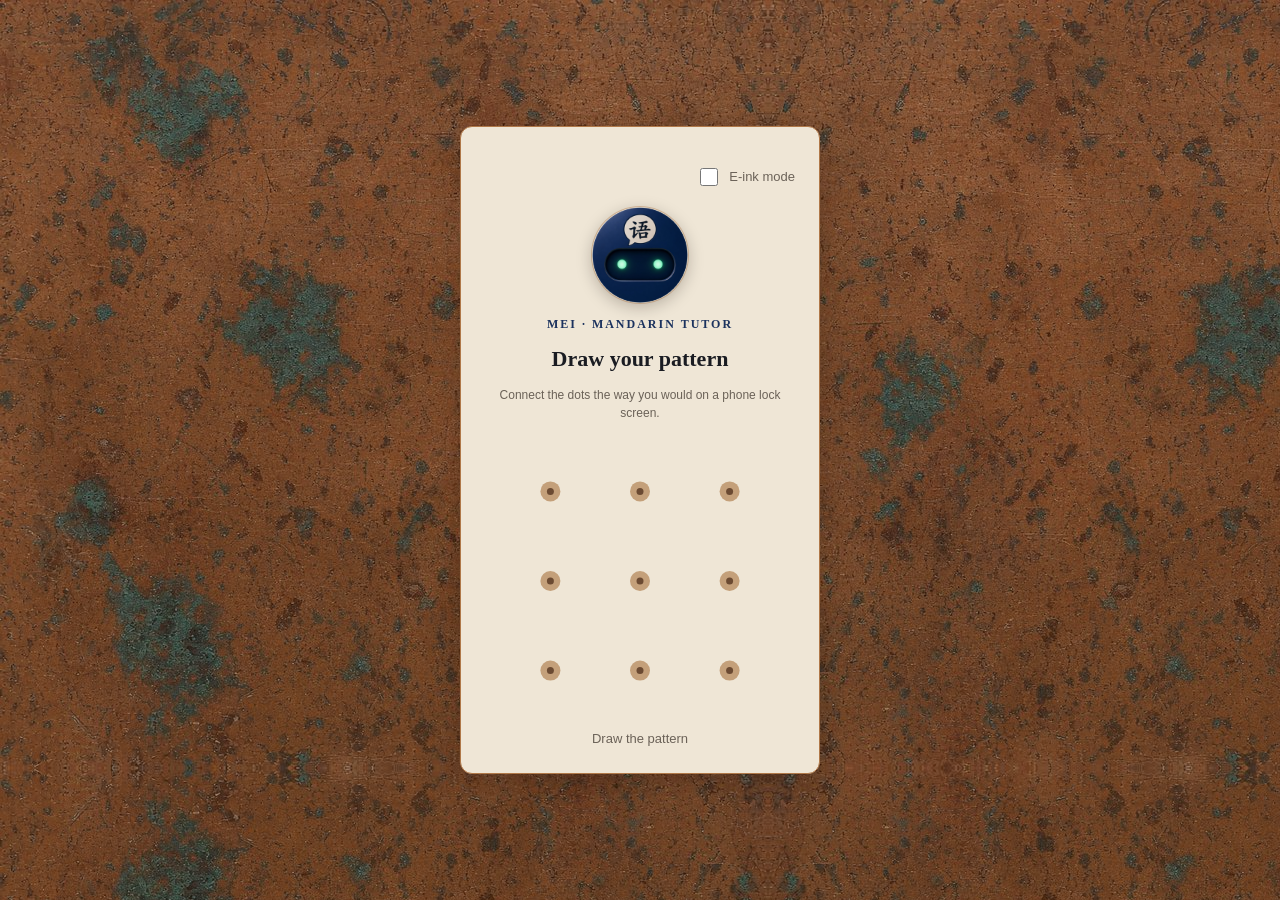
<file: index.html>
<!DOCTYPE html>
<html lang="en">
  <head>
    <meta charset="utf-8">
    <script>
      (function () {
        try {
          var q = new URLSearchParams(location.search).get("eink");
          var on;
          if (q === "1" || q === "true") {
            on = true;
            localStorage.setItem("mandarin-eink-mode", "1");
          } else if (q === "0" || q === "false") {
            on = false;
            localStorage.setItem("mandarin-eink-mode", "0");
          } else {
            on = localStorage.getItem("mandarin-eink-mode") === "1";
          }
          if (on) document.documentElement.classList.add("eink-mode");
        } catch (e) { /* private mode */ }
      })();
    </script>
    <meta name="viewport" content="width=device-width, initial-scale=1">
    <title>Mei · Mandarin Lessons</title>
    <meta name="theme-color" content="#1b325e">
    <meta property="og:title" content="Mei · Mandarin Lessons">
    <meta property="og:description" content="Weekday Mandarin lessons from Mei.">
    <meta property="og:image" content="https://atlas-grok.github.io/mandarin-lessons/assets/og-image.jpg">
    <meta name="twitter:card" content="summary_large_image">
    <link rel="icon" type="image/png" sizes="32x32" href="assets/favicon-32.png">
    <link rel="icon" type="image/png" sizes="64x64" href="assets/favicon-64.png">
    <link rel="apple-touch-icon" sizes="180x180" href="assets/apple-touch-icon.png">
    <link rel="preconnect" href="https://fonts.googleapis.com">
    <link rel="preconnect" href="https://fonts.gstatic.com" crossorigin>
    <link href="https://fonts.googleapis.com/css2?family=Noto+Sans:ital,wght@0,400;0,500;0,600;0,700;1,400&display=swap" rel="stylesheet">
    <link rel="stylesheet" href="assets/style.css?v=8">
    <link rel="stylesheet" href="assets/eink.css?v=1">
  </head>
  <body>
    <div id="lock-screen" hidden>
      <div class="lock-card">
        <div class="eink-header-bar">
          <label class="eink-toggle">
            <input type="checkbox" id="eink-toggle-lock" role="switch" aria-checked="false" aria-label="E-ink mode">
            <span>E-ink mode</span>
          </label>
        </div>
        <img class="lock-logo" src="assets/logo.png" alt="Mei" width="96" height="96">
        <div class="brand">Mei · Mandarin Tutor</div>
        <h1 style="font-size:22px;">Draw your pattern</h1>
        <p class="lock-hint">Connect the dots the way you would on a phone lock screen.</p>
        <div class="lock-canvas-wrap">
          <canvas id="lock-canvas" width="280" height="280" aria-label="Pattern lock"></canvas>
        </div>
        <div id="lock-status" class="lock-status">Draw the pattern</div>
      </div>
    </div>
    <div id="app" class="page" hidden>
      <div class="card">
        <div class="eink-header-bar">
          <label class="eink-toggle">
            <input type="checkbox" id="eink-toggle" role="switch" aria-checked="false" aria-label="E-ink mode">
            <span>E-ink mode</span>
          </label>
        </div>
        <div class="brand-row">
          <img class="brand-logo" src="assets/logo.png" alt="Mei" width="48" height="48">
          <div class="brand">Mei · Mandarin Tutor</div>
        </div>
        <h1>Lessons</h1>
        <p class="meta">Open a lesson, fill in the practice, and submit when you’re ready.</p>
        <div id="index-error" hidden class="error-banner"></div>
        <ul id="lesson-list" class="lesson-list"></ul>
      </div>
      <div class="foot">Mei · Mandarin Tutor</div>
    </div>
    <script src="assets/eink.js"></script>
    <script src="assets/lock.js"></script>
    <script src="assets/report.js"></script>
    <script src="assets/index.js"></script>
  </body>
</html>
</file>
<file: assets/style.css>
/* Patinated-copper theme, sampled from Mei's logo, with cream lesson cards. */
:root {
  --page: #1a120c;
  --card: #efe6d6;
  --line: #b07848;
  --ink: #1a1c22;
  --muted: #6b6258;
  --red: #b91c1c; /* pinyin stays red, same as the lesson email */
  --blue: #1b325e; /* navy from the logo disc */
  --green: #1f7a5a;
  --amber: #c4843a;
  --tip-bg: #f7efd8;
  --pattern-bg: #e6edf6;
  --tone-bg: #f8ebe6;
  --note-bg: #e7f3ed;
  --white: #f7f1e6;
  --navy: #1b325e;
  --navy-deep: #0e1a36;
  --copper: #b07848;
  --copper-dark: #8a5a32;
  --mint: #4cf0a0;
  --mint-soft: #a7f7d2;
  --verdigris: #2f8f7a;
}

* { box-sizing: border-box; }

html, body {
  margin: 0;
  padding: 0;
  color: var(--ink);
  font-family: Georgia, "Times New Roman", serif;
  font-size: 16px;
  line-height: 1.55;
  -webkit-text-size-adjust: 100%;
}

/* Fallback color on html. Body stays transparent so the fixed
   ::before plate (z-index: -1) can show through. */
html { background-color: var(--page); }
body { background: transparent; min-height: 100vh; }

/* Fixed copper plate + soft navy-to-umber overlay. A pseudo-element
   avoids background-attachment:fixed bugs on mobile. The copper
   texture is a 1536×1536 seamless mirror-tile, drawn at native
   size and repeated so it is never upscaled. */
body::before {
  content: "";
  position: fixed;
  inset: 0;
  z-index: -1;
  pointer-events: none;
  background-color: var(--page);
  background-image:
    linear-gradient(180deg, rgba(14, 16, 32, 0.32), rgba(22, 12, 8, 0.42)),
    url("bg-copper-tile.jpg?v=1");
  background-position: 0 0;
  background-size: 1536px 1536px;
  background-repeat: repeat;
}

.page {
  width: 100%;
  min-height: 100vh;
  padding: 24px 12px;
}

.card {
  max-width: 640px;
  margin: 0 auto;
  background: var(--card);
  border: 1px solid var(--line);
  border-radius: 12px;
  padding: 28px;
  box-shadow: 0 8px 28px rgba(20, 10, 6, 0.28);
}

.brand {
  font-size: 12px;
  letter-spacing: 2px;
  text-transform: uppercase;
  color: var(--navy);
  font-weight: bold;
  font-family: Georgia, "Times New Roman", serif;
}

.brand-row {
  display: flex;
  align-items: center;
  gap: 12px;
}

.brand-logo {
  width: 48px;
  height: 48px;
  flex: 0 0 48px;
  border-radius: 50%;
  display: block;
  box-shadow: 0 0 0 1px rgba(176, 120, 72, 0.35);
}

.lock-logo {
  width: 96px;
  height: 96px;
  border-radius: 50%;
  display: block;
  margin: 0 auto 12px;
  box-shadow: 0 0 0 1px rgba(176, 120, 72, 0.4), 0 4px 16px rgba(20, 10, 6, 0.25);
}

.lesson-id {
  font-family: Arial, sans-serif;
  font-size: 12px;
  line-height: 1.4;
  color: var(--ink);
  margin-top: 8px;
}

h1 {
  font-family: Georgia, serif;
  font-size: 26px;
  color: var(--ink);
  margin: 8px 0 2px 0;
  font-weight: bold;
}

.title-py {
  font-size: 18px;
  color: var(--red);
  font-style: italic;
  font-weight: bold;
}

.meta, .auditory {
  font-family: Arial, sans-serif;
  font-size: 13px;
  color: var(--muted);
  margin-top: 6px;
}

.auditory { margin-top: 2px; }

h2, .h2 {
  font-family: Georgia, serif;
  font-size: 20px;
  color: var(--navy);
  margin: 22px 0 10px 0;
  border-bottom: 2px solid var(--line);
  padding-bottom: 4px;
  font-weight: bold;
}

h2.practice, .h2.practice { color: var(--blue); font-size: 22px; }
h2.teach { font-size: 22px; }
h3, .h3 {
  font-family: Georgia, serif;
  font-size: 17px;
  color: var(--blue);
  margin: 18px 0 8px 0;
  border-bottom: 2px solid var(--line);
  padding-bottom: 4px;
  font-weight: bold;
}
h2.block-h, .block-h {
  font-size: 18px;
  color: var(--navy);
}

.pair { font-size: 16px; }
.pair-lg { font-size: 18px; }
.pair-sm { font-size: 15px; }
.en { color: var(--ink); font-weight: bold; }
.bar { color: var(--muted); }
.py { color: var(--red); font-style: italic; font-weight: bold; }

.bilingual p { margin: 0 0 4px 0; color: var(--ink); }
.bilingual p.py-line { margin: 0 0 14px 0; color: var(--red); font-style: italic; font-weight: normal; }
.bilingual p.solo { margin: 0 0 14px 0; }

.box {
  border-left: 4px solid var(--green);
  background: var(--note-bg);
  padding: 12px 16px;
  margin: 12px 0;
  border-radius: 0 8px 8px 0;
}
.box.tip, .box.bonus { border-left-color: var(--amber); background: var(--tip-bg); }
.box.pattern { border-left-color: var(--blue); background: var(--pattern-bg); }
.box.tone { border-left-color: var(--red); background: var(--tone-bg); }
.box.note { border-left-color: var(--green); background: var(--note-bg); }
.box.info { border-left-color: var(--blue); background: var(--pattern-bg); }
.box.success { border-left-color: var(--green); background: var(--note-bg); }
.box.warn { border-left-color: var(--amber); background: var(--tip-bg); }
.box .boxtitle { font-weight: bold; margin-bottom: 6px; }

.vocab {
  background: var(--white);
  border: 1px solid var(--line);
  border-left: 4px solid var(--red);
  border-radius: 0 8px 8px 0;
  padding: 12px 16px;
  margin: 10px 0;
}
.vocab .notes { font-size: 14px; margin-top: 6px; }

.example { margin: 8px 0; }
.ex-n { color: var(--muted); font-weight: bold; }

.review {
  width: 100%;
  border-collapse: collapse;
  background: var(--white);
  border: 1px solid var(--line);
  margin: 10px 0;
}
.review td {
  padding: 10px 8px;
  border-bottom: 1px solid var(--line);
  vertical-align: middle;
}
.review td.tip { font-size: 13px; color: #6b7280; }
/* Class "listen" is also on the cell (wrapping the button). Keep cell
   styles here so button.listen rules never leak onto the <td>. */
.review td.listen {
  text-align: right;
  white-space: nowrap;
  vertical-align: middle;
  background: none;
  color: inherit;
  font: inherit;
  padding: 8px 8px 6px;
  border-radius: 0;
  margin: 0;
  border: 0;
  border-bottom: 1px solid var(--line);
  box-shadow: none;
  cursor: default;
  line-height: inherit;
  width: 1%;
  height: auto;
}

/* Hidden SVG filter defs (injected by lesson.js). Must stay in the
   document (not display:none) so url(#listen-outline) resolves. */
.listen-filters {
  position: absolute;
  width: 0;
  height: 0;
  overflow: hidden;
  pointer-events: none;
}
#listen-outline feFlood { flood-color: var(--copper); }
#listen-outline-mint feFlood { flood-color: var(--mint); }

/* Mei speech-bubble play control. Small avatar at the bottom-left;
   navy bubble above and to the right. The comma tail is an inline
   SVG that overlaps the bubble so they read as one cohesive shape.
   A 1px outline is painted with feMorphology on the combined
   alpha; the playing glow is a drop-shadow on the same wrapper so
   it follows bubble+tail, not the rectangular box. */
button.listen {
  position: relative;
  display: flex;
  flex-direction: column;
  align-items: flex-start;
  width: fit-content;
  max-width: 100%;
  height: auto;
  margin: 10px 0 4px 0;
  padding: 0 0 15px 0; /* with .listen-shape padding, 28px below the bubble for the 20px avatar */
  border: 0;
  background: none;
  color: inherit;
  font: inherit;
  line-height: 1;
  box-shadow: none;
  border-radius: 0;
  cursor: pointer;
  text-align: left;
  overflow: visible;
  -webkit-appearance: none;
  appearance: none;
}
.review td.listen button.listen {
  display: inline-flex;
  margin: 0;
  vertical-align: middle;
  padding-bottom: 11px; /* with compact shape padding, 22px below the bubble for the 16px avatar */
}
.listen-shape {
  position: relative;
  display: block;
  width: fit-content;
  max-width: 100%;
  padding: 0 0 13px 0; /* room for the tail, so the filter box includes it */
  overflow: visible;
  filter: url(#listen-outline) drop-shadow(0 1px 0.5px rgba(26, 18, 12, 0.18));
}
.listen-avatar {
  position: absolute;
  left: 0;
  bottom: 0;
  width: 20px;
  height: 20px;
  border-radius: 50%;
  display: block;
  object-fit: cover;
  background: var(--navy);
  box-shadow: 0 0 0 1.5px var(--copper);
  z-index: 2;
}
.review td.listen .listen-avatar {
  width: 16px;
  height: 16px;
  box-shadow: 0 0 0 1px var(--copper);
}
.listen-bubble {
  position: relative;
  display: inline-flex;
  align-items: center;
  gap: 6px;
  min-height: 28px;
  max-width: 100%;
  margin-left: 22px;
  padding: 5px 12px 5px 10px;
  background: var(--navy);
  color: var(--white);
  border: 0;
  border-radius: 16px;
  font-family: Georgia, "Times New Roman", serif;
  font-size: 14px;
  line-height: 1.3;
  z-index: 1;
}
/* Comma tail: same navy fill as the bubble, overlapping the
   bottom-left so there is no seam. It grows out of the bubble and
   points down-left toward the avatar, stopping short of the face. */
.listen-tail {
  position: absolute;
  left: 14px; /* margin-left 22px - 8px viewBox inset */
  bottom: 0;
  width: 36px;
  height: 20px;
  overflow: visible;
  pointer-events: none;
  fill: var(--navy);
  z-index: 0;
}
.listen-text {
  color: var(--white);
  font-style: italic;
  font-weight: bold;
  white-space: normal;
  overflow-wrap: break-word;
  word-wrap: break-word;
}
button.listen.compact .listen-shape { padding-bottom: 11px; }
button.listen.compact .listen-bubble {
  margin-left: 18px;
  padding: 4px 9px;
  min-height: 24px;
  min-width: 24px;
  justify-content: center;
  border-radius: 14px;
}
button.listen.compact .listen-tail {
  left: 11px;
  width: 30px;
  height: 16px;
}
.listen-icon {
  position: relative;
  display: inline-flex;
  align-items: center;
  justify-content: center;
  width: 14px;
  height: 14px;
  flex: 0 0 14px;
  color: var(--white);
}
.listen-ico { display: block; }
.listen-ico-wave { display: none; }
button.listen.playing .listen-ico-play { display: none; }
button.listen.playing .listen-ico-wave { display: block; }
button.listen.playing .listen-ico-wave .w1,
button.listen.playing .listen-ico-wave .w2,
button.listen.playing .listen-ico-wave .w3 {
  transform-box: fill-box;
  transform-origin: center bottom;
  animation: listen-bar 0.9s ease-in-out infinite;
}
button.listen.playing .listen-ico-wave .w2 { animation-delay: 0.15s; }
button.listen.playing .listen-ico-wave .w3 { animation-delay: 0.3s; }
@keyframes listen-bar {
  0%, 100% { transform: scaleY(0.55); }
  50% { transform: scaleY(1); }
}
button.listen:hover .listen-bubble,
button.listen:focus-visible .listen-bubble {
  background: #243e70;
}
button.listen:hover .listen-tail,
button.listen:focus-visible .listen-tail {
  fill: #243e70;
}
button.listen:focus { outline: none; }
button.listen:focus-visible .listen-shape {
  filter: url(#listen-outline-mint) drop-shadow(0 0 6px rgba(76, 240, 160, 0.45));
}
button.listen.playing .listen-avatar {
  box-shadow: 0 0 0 1.5px var(--mint), 0 0 8px rgba(76, 240, 160, 0.55);
}
button.listen.playing .listen-shape {
  filter: url(#listen-outline-mint) drop-shadow(0 0 6px rgba(76, 240, 160, 0.55));
  animation: listen-pulse 1.4s ease-in-out infinite;
}
@keyframes listen-pulse {
  0%, 100% { filter: url(#listen-outline-mint) drop-shadow(0 0 4px rgba(76, 240, 160, 0.4)); }
  50% { filter: url(#listen-outline-mint) drop-shadow(0 0 10px rgba(76, 240, 160, 0.85)); }
}
button.listen[disabled] { opacity: 0.5; cursor: default; }

.options-line { font-size: 14px; color: #6b7280; margin: 4px 0 8px 0; }

.item { margin: 16px 0 22px 0; }
.item-prompt { margin-bottom: 6px; }
.item-n { color: var(--blue); font-weight: bold; }
.unscramble {
  font-family: "Courier New", monospace;
  background: #f3f4f6;
  padding: 6px 10px;
  border-radius: 4px;
  margin-top: 6px;
  font-size: 14px;
}
.hint {
  font-size: 13px;
  color: var(--muted);
  font-style: italic;
  margin-top: 4px;
}

.answer-box {
  border: 2px dashed #93c5fd;
  background: #f8fbff;
  border-radius: 6px;
  padding: 10px 12px;
  margin: 6px 0 4px 0;
  font-family: Arial, sans-serif;
}
.answer-box label {
  display: block;
  font-size: 12px;
  color: var(--muted);
  margin-bottom: 6px;
}
.answer-box input,
.answer-box textarea {
  width: 100%;
  font-family: Georgia, "Times New Roman", serif;
  font-size: 16px; /* avoid iOS zoom */
  line-height: 1.4;
  color: var(--ink);
  border: 1px solid #bfdbfe;
  border-radius: 4px;
  padding: 8px 10px;
  background: #ffffff;
  -webkit-appearance: none;
  appearance: none;
}
.answer-box textarea { min-height: 56px; resize: vertical; }
.answer-box input:focus,
.answer-box textarea:focus {
  outline: 2px solid #93c5fd;
  outline-offset: 1px;
}

.item.correct .answer-box { border-color: #86efac; background: #f0fdf4; }
.item.partial .answer-box { border-color: #fcd34d; background: var(--tip-bg); }
.item.wrong .answer-box { border-color: #fca5a5; background: var(--tone-bg); }
.item.skipped .answer-box { border-color: #d1d5db; background: #f9fafb; }

.item-feedback {
  font-family: Arial, sans-serif;
  font-size: 13px;
  margin-top: 4px;
}
.item-feedback.correct { color: var(--green); }
.item-feedback.partial { color: #92400e; }
.item-feedback.wrong { color: var(--red); }
.item-feedback.skipped { color: #6b7280; }

.recorder {
  font-family: Arial, sans-serif;
  margin-top: 8px;
  padding: 10px 12px;
  border: 2px dashed #f1e5d1;
  border-radius: 6px;
  background: #fffdf8;
}
.recorder .row { display: flex; flex-wrap: wrap; gap: 8px; align-items: center; }
.rec-btn {
  font-family: Arial, sans-serif;
  font-size: 13px;
  font-weight: bold;
  border: 0;
  border-radius: 999px;
  padding: 8px 14px;
  cursor: pointer;
  background: var(--navy);
  color: #fff;
}
.rec-btn.secondary { background: var(--copper-dark); }
.rec-btn:disabled { opacity: 0.45; cursor: default; }
.rec-btn[aria-pressed="true"], .rec-btn.recording {
  background: var(--verdigris);
  box-shadow: 0 0 0 1px var(--mint), 0 0 12px rgba(76, 240, 160, 0.65);
  color: #042016;
}
.rec-timer { font-size: 13px; color: var(--ink); min-width: 4ch; }
.rec-status { font-size: 12px; color: var(--muted); margin-top: 4px; }
.recorder audio { width: 100%; margin-top: 8px; }

.submit-row {
  margin: 28px 0 8px 0;
  display: flex;
  flex-wrap: wrap;
  gap: 10px;
  align-items: center;
}
.primary {
  font-family: Arial, sans-serif;
  font-size: 16px;
  font-weight: bold;
  background: var(--navy);
  color: #fff;
  border: 0;
  border-radius: 8px;
  padding: 12px 22px;
  cursor: pointer;
}
.primary:hover, .primary:focus {
  filter: brightness(1.08);
  box-shadow: 0 0 0 1px var(--mint), 0 0 10px rgba(76, 240, 160, 0.45);
}
.primary:disabled { opacity: 0.5; cursor: default; box-shadow: none; }
.linkish {
  font-family: Arial, sans-serif;
  font-size: 14px;
  background: none;
  border: 0;
  color: var(--blue);
  text-decoration: underline;
  cursor: pointer;
  padding: 8px;
}

.results {
  margin: 18px 0;
  padding: 14px 16px;
  border-radius: 0 8px 8px 0;
  border-left: 4px solid var(--blue);
  background: var(--pattern-bg);
  font-family: Arial, sans-serif;
}
.results h2 { margin-top: 0; border: 0; padding: 0; font-size: 20px; color: var(--ink); }
.results .tally { color: var(--ink); margin: 6px 0 10px 0; }
.submit-msg { font-family: Arial, sans-serif; font-size: 14px; margin-top: 8px; }
.submit-msg.error { color: var(--red); }
.submit-msg.ok { color: var(--green); }

.closing { margin-top: 24px; border-top: 1px solid var(--line); padding-top: 14px; }
.signoff {
  color: var(--red);
  font-weight: bold;
  font-size: 18px;
  text-align: right;
  margin-top: 8px;
}
.foot {
  font-family: Arial, sans-serif;
  font-size: 11px;
  color: #d4c4a8;
  text-align: center;
  padding-top: 12px;
}

/* Index */
.lesson-list { list-style: none; margin: 16px 0 0 0; padding: 0; }
.lesson-list a {
  display: block;
  text-decoration: none;
  color: inherit;
  padding: 14px 16px;
  border: 1px solid var(--line);
  border-radius: 8px;
  margin: 0 0 10px 0;
  background: var(--white);
}
.lesson-list a:hover, .lesson-list a:focus { border-color: #e7d3b0; background: #fffaf0; }
.lesson-list .when {
  font-family: Arial, sans-serif;
  font-size: 12px;
  color: var(--muted);
  margin-top: 2px;
}
.lesson-list .lesson-row {
  display: flex;
  align-items: flex-start;
  justify-content: space-between;
  gap: 12px;
}
.lesson-list .lesson-titles { flex: 1; min-width: 0; }
.lesson-done {
  flex: 0 0 auto;
  font-family: Arial, sans-serif;
  font-size: 11px;
  font-weight: bold;
  letter-spacing: 0.4px;
  text-transform: uppercase;
  color: var(--navy-deep);
  display: flex;
  align-items: center;
  gap: 6px;
  padding: 4px 10px;
  border-radius: 999px;
  background: linear-gradient(135deg, rgba(76, 240, 160, 0.35), rgba(47, 143, 122, 0.22));
  border: 1px solid rgba(76, 240, 160, 0.55);
  box-shadow: 0 0 0 1px rgba(27, 50, 94, 0.12);
}
.lesson-done-badge {
  display: inline-flex;
  align-items: center;
  justify-content: center;
  width: 18px;
  height: 18px;
  border-radius: 50%;
  background: var(--navy);
  color: var(--mint);
  font-size: 12px;
  line-height: 1;
}
.lesson-complete a {
  border-color: rgba(76, 240, 160, 0.45);
  box-shadow: inset 3px 0 0 var(--verdigris);
}

/* Published grade report card */
.report-card {
  margin: 0 0 22px 0;
  padding: 16px 18px 14px;
  border-radius: 0 10px 10px 0;
  border: 1px solid rgba(27, 50, 94, 0.22);
  border-left: 5px solid var(--navy);
  background: linear-gradient(165deg, #e8edf6 0%, #efe6d6 55%, #f7f1e6 100%);
  box-shadow: 0 4px 16px rgba(14, 26, 54, 0.1);
}
.report-card-title {
  margin: 0 0 6px 0;
  font-size: 20px;
  color: var(--navy);
  border: 0;
  padding: 0;
}
.rc-meta {
  font-family: Arial, sans-serif;
  font-size: 12px;
  color: var(--muted);
  margin-bottom: 10px;
}
.rc-totals {
  margin: 0 0 14px 0;
  padding: 10px 12px;
  border-radius: 8px;
  background: rgba(27, 50, 94, 0.08);
  border: 1px solid rgba(176, 120, 72, 0.35);
}
.rc-score-main {
  font-family: Arial, sans-serif;
  font-size: 22px;
  font-weight: bold;
  color: var(--ink);
}
.rc-score-breakdown {
  font-family: Arial, sans-serif;
  font-size: 13px;
  color: var(--muted);
  margin-top: 2px;
}
.rc-section-title {
  font-size: 15px;
  margin: 14px 0 8px 0;
  padding-bottom: 4px;
  border-bottom: 1px dashed var(--line);
  color: var(--blue);
}
.rc-item {
  margin: 0 0 10px 0;
  padding: 10px 12px;
  border-radius: 8px;
  background: var(--white);
  border: 1px solid rgba(176, 120, 72, 0.35);
}
.rc-item-head {
  margin-bottom: 6px;
  font-size: 15px;
}
.rc-n {
  font-family: Arial, sans-serif;
  font-weight: bold;
  color: var(--navy);
  margin-right: 6px;
}
.rc-prompt-en { font-weight: bold; color: var(--ink); }
.rc-prompt-bar { color: var(--muted); }
.rc-prompt-py { color: var(--red); font-style: italic; font-weight: bold; }
.rc-row {
  font-family: Arial, sans-serif;
  font-size: 13px;
  margin: 3px 0;
  line-height: 1.45;
}
.rc-lbl {
  color: var(--muted);
  font-weight: bold;
  margin-right: 6px;
}
.rc-val { color: var(--ink); }
.rc-answer { font-weight: bold; }
.rc-st.correct { color: var(--green); }
.rc-st.partial { color: #92400e; }
.rc-st.wrong { color: var(--red); }
.rc-st.skipped { color: #6b7280; }
.rc-st.voice_graded { color: var(--verdigris); }
.rc-correction .rc-val { color: var(--red); font-weight: bold; }
.rc-note .rc-val { color: var(--blue); font-style: italic; }
.graded-practice-note {
  font-family: Arial, sans-serif;
  font-size: 13px;
  color: var(--muted);
  margin: 0 0 12px 0;
}

/* Hidden until Practice submit or Reveal (listen controls stay visible) */
body:not(.lesson-revealed) .gated-content {
  position: absolute;
  width: 1px;
  height: 1px;
  padding: 0;
  margin: -1px;
  overflow: hidden;
  clip: rect(0, 0, 0, 0);
  white-space: nowrap;
  border: 0;
}
.gated-slot {
  display: inline;
}
.reveal-bar {
  font-family: Arial, sans-serif;
  font-size: 13px;
  margin: 8px 0 14px;
  padding: 10px 12px;
  background: var(--pattern-bg);
  border-radius: 8px;
  border: 1px solid rgba(27, 50, 94, 0.2);
}
.reveal-bar .reveal-hint {
  display: block;
  color: var(--muted);
  margin-top: 6px;
  font-size: 12px;
}
button.reveal-btn {
  font-family: Arial, sans-serif;
  font-size: 14px;
  padding: 8px 14px;
  border-radius: 8px;
  border: 1px solid var(--copper);
  background: var(--white);
  color: var(--navy);
  cursor: pointer;
}
button.reveal-btn:disabled {
  opacity: 0.55;
  cursor: not-allowed;
}
.model-answer {
  margin-top: 8px;
  padding: 8px 10px;
  border-left: 3px solid var(--green);
  background: var(--note-bg);
  font-family: Arial, sans-serif;
  font-size: 14px;
}
.model-answer-lbl {
  font-weight: bold;
  color: var(--green);
  display: block;
  margin-bottom: 4px;
}
.item-feedback.pending_mei,
.item-feedback.open_graded {
  color: var(--verdigris);
}
.rc-st.pending_mei,
.rc-st.open_graded {
  color: var(--verdigris);
}
.back {
  font-family: Arial, sans-serif;
  font-size: 13px;
  color: var(--blue);
  text-decoration: none;
}
.back:hover { text-decoration: underline; }

/* Lock screen */
#lock-screen {
  min-height: 100vh;
  display: flex;
  align-items: center;
  justify-content: center;
  padding: 24px 12px;
  background: transparent;
}
#lock-screen[hidden], #app[hidden] { display: none !important; }
.lock-card {
  max-width: 360px;
  width: 100%;
  background: var(--card);
  border: 1px solid var(--line);
  border-radius: 12px;
  padding: 28px 24px 24px;
  text-align: center;
  box-shadow: 0 8px 28px rgba(20, 10, 6, 0.28);
}
.lock-canvas-wrap {
  touch-action: none;
  user-select: none;
  -webkit-user-select: none;
  margin: 18px auto 8px;
  display: flex;
  justify-content: center;
}
#lock-canvas {
  touch-action: none;
  display: block;
  margin: 0 auto;
  cursor: pointer;
}
.lock-status { font-family: Arial, sans-serif; font-size: 13px; color: var(--muted); min-height: 1.4em; }
.lock-status.error { color: var(--red); }
.lock-status.ok { color: var(--green); }
.lock-hint { font-family: Arial, sans-serif; font-size: 12px; color: var(--muted); margin-top: 10px; }
.shake { animation: shake 0.35s ease; }
@keyframes shake {
  0%, 100% { transform: translateX(0); }
  25% { transform: translateX(-8px); }
  75% { transform: translateX(8px); }
}

.error-banner {
  font-family: Arial, sans-serif;
  color: var(--red);
  background: var(--tone-bg);
  border-left: 4px solid var(--red);
  padding: 12px 16px;
  border-radius: 0 8px 8px 0;
}

@media (max-width: 480px) {
  .page { padding: 12px 8px; }
  .card, .lock-card { padding: 20px 16px; }
  h1 { font-size: 22px; }
  .brand-logo { width: 40px; height: 40px; flex-basis: 40px; }
  .lock-logo { width: 80px; height: 80px; }
  button.listen { margin: 8px 0 2px 0; }
  .review td.listen button.listen { margin: 4px 0 0 0; }
  .review, .review tbody, .review tr, .review td { display: block; width: 100%; }
  .review tr { border-bottom: 1px solid var(--line); padding: 10px 0; }
  .review td { border: 0; padding: 2px 8px; text-align: left; }
  .review td.listen {
    text-align: left;
    display: block;
    width: auto;
    height: auto;
    padding: 6px 8px 2px;
    background: none;
    border: 0;
    white-space: normal;
  }
}
</file>
<file: assets/eink.css>
/* E-ink reading mode — high contrast, no motion, readable pinyin tones.
   Active when <html class="eink-mode"> (set before first paint). */
html.eink-mode {
  --page: #fff;
  --card: #fff;
  --line: #000;
  --ink: #000;
  --muted: #000;
  --red: #000;
  --blue: #000;
  --green: #000;
  --amber: #000;
  --tip-bg: #fff;
  --pattern-bg: #fff;
  --tone-bg: #fff;
  --note-bg: #fff;
  --white: #fff;
  --navy: #000;
  --navy-deep: #000;
  --copper: #000;
  --copper-dark: #000;
  --mint: #000;
  --mint-soft: #000;
  --verdigris: #000;
}

html.eink-mode,
html.eink-mode body {
  font-family: "Noto Sans", system-ui, -apple-system, "Segoe UI", Arial, sans-serif;
  font-size: 21px;
  line-height: 1.6;
  font-weight: 500;
  color: #000;
  background: #fff !important;
}

html.eink-mode body::before {
  display: none !important;
}

html.eink-mode *,
html.eink-mode *::before,
html.eink-mode *::after {
  animation: none !important;
  transition: none !important;
  box-shadow: none !important;
  text-shadow: none !important;
}

html.eink-mode .page {
  background: #fff;
}

html.eink-mode .card,
html.eink-mode .lock-card {
  background: #fff;
  border: 2px solid #000;
  border-radius: 0;
  box-shadow: none;
}

html.eink-mode .brand,
html.eink-mode h1,
html.eink-mode h2,
html.eink-mode h3,
html.eink-mode .h2,
html.eink-mode .h3,
html.eink-mode .meta,
html.eink-mode .auditory,
html.eink-mode .lesson-id,
html.eink-mode .foot,
html.eink-mode .en,
html.eink-mode .bar,
html.eink-mode p,
html.eink-mode .bilingual p {
  color: #000 !important;
}

html.eink-mode .title-py,
html.eink-mode .py,
html.eink-mode .py-line,
html.eink-mode .rc-prompt-py {
  color: #000 !important;
  font-style: normal;
  font-weight: 700;
  font-size: 1.2em;
  letter-spacing: 0.06em;
  line-height: 1.75;
}

html.eink-mode h1 {
  font-size: 1.35em;
  font-weight: 700;
}

html.eink-mode h2,
html.eink-mode h2.practice,
html.eink-mode h2.teach,
html.eink-mode .h2 {
  color: #000 !important;
  border-bottom: 2px solid #000;
}

html.eink-mode h3,
html.eink-mode .h3 {
  color: #000 !important;
  border-bottom: 2px solid #000;
}

html.eink-mode .box,
html.eink-mode .vocab,
html.eink-mode .review,
html.eink-mode .recorder,
html.eink-mode .results,
html.eink-mode .report-card,
html.eink-mode .reveal-bar,
html.eink-mode .model-answer,
html.eink-mode .error-banner {
  background: #fff !important;
  border: 2px solid #000 !important;
  border-radius: 0;
  box-shadow: none;
}

html.eink-mode .box {
  border-left: 2px solid #000 !important;
}

html.eink-mode .vocab {
  border-left: 2px solid #000 !important;
}

html.eink-mode .review td {
  border-bottom: 2px solid #000;
  color: #000;
}

html.eink-mode .review td.tip {
  font-size: 1em;
  color: #000 !important;
}

html.eink-mode .options-line,
html.eink-mode .hint,
html.eink-mode .ex-n {
  color: #000 !important;
  font-size: 1em;
}

html.eink-mode .unscramble {
  background: #fff;
  border: 2px solid #000;
  font-family: "Noto Sans", system-ui, sans-serif;
  font-size: 1em;
}

html.eink-mode .answer-box {
  border: 2px solid #000 !important;
  background: #fff !important;
  border-radius: 0;
}

html.eink-mode .answer-box label {
  color: #000;
  font-size: 1em;
  font-weight: 600;
}

html.eink-mode .answer-box input,
html.eink-mode .answer-box textarea {
  border: 2px solid #000;
  background: #fff;
  color: #000;
  font-family: "Noto Sans", system-ui, sans-serif;
  font-size: 1.05em;
  line-height: 1.6;
  font-weight: 500;
  border-radius: 0;
  min-height: 44px;
  padding: 10px 12px;
}

html.eink-mode .answer-box input:focus,
html.eink-mode .answer-box textarea:focus {
  outline: 3px solid #000;
  outline-offset: 2px;
}

html.eink-mode .item.correct .answer-box {
  border-style: solid !important;
  border-width: 3px !important;
}

html.eink-mode .item.partial .answer-box {
  border-style: dashed !important;
  border-width: 3px !important;
}

html.eink-mode .item.wrong .answer-box {
  border-style: double !important;
  border-width: 4px !important;
}

html.eink-mode .item.skipped .answer-box {
  border-style: dotted !important;
}

html.eink-mode .item-feedback {
  color: #000 !important;
  font-weight: 600;
  font-size: 1em;
}

html.eink-mode .item-feedback.correct::before {
  content: "✓ ";
  font-weight: 700;
}

html.eink-mode .item-feedback.partial::before {
  content: "~ ";
  font-weight: 700;
}

html.eink-mode .item-feedback.wrong::before {
  content: "✗ ";
  font-weight: 700;
}

html.eink-mode .primary,
html.eink-mode .rec-btn,
html.eink-mode button.reveal-btn {
  background: #fff !important;
  color: #000 !important;
  border: 2px solid #000 !important;
  border-radius: 0;
  min-height: 44px;
  min-width: 44px;
  font-size: 1em;
  font-weight: 600;
  padding: 10px 18px;
  filter: none !important;
}

html.eink-mode .primary:hover,
html.eink-mode .primary:focus,
html.eink-mode .rec-btn:hover,
html.eink-mode .rec-btn:focus,
html.eink-mode button.reveal-btn:hover,
html.eink-mode button.reveal-btn:focus {
  background: #000 !important;
  color: #fff !important;
  outline: 3px solid #000;
  outline-offset: 2px;
}

html.eink-mode .rec-btn[aria-pressed="true"],
html.eink-mode .rec-btn.recording {
  background: #000 !important;
  color: #fff !important;
}

html.eink-mode .linkish,
html.eink-mode .back,
html.eink-mode a {
  color: #000 !important;
  text-decoration: underline;
  font-weight: 600;
}

html.eink-mode .lesson-list a {
  border: 2px solid #000;
  background: #fff;
  border-radius: 0;
}

html.eink-mode .lesson-list a:hover,
html.eink-mode .lesson-list a:focus {
  background: #000 !important;
  color: #fff !important;
}

html.eink-mode .lesson-list .when {
  color: #000 !important;
}

html.eink-mode .lesson-done {
  background: #fff !important;
  border: 2px solid #000;
  color: #000 !important;
  border-radius: 0;
}

html.eink-mode .lesson-done-badge {
  background: #000;
  color: #fff;
}

html.eink-mode .lesson-complete a {
  box-shadow: none;
  border-left-width: 6px;
}

html.eink-mode .report-card {
  border-left: 4px solid #000 !important;
}

html.eink-mode .rc-totals {
  background: #fff !important;
  border: 2px solid #000;
}

html.eink-mode .rc-meta,
html.eink-mode .rc-score-breakdown,
html.eink-mode .rc-lbl {
  color: #000 !important;
}

html.eink-mode .rc-item {
  background: #fff;
  border: 2px solid #000;
  border-radius: 0;
}

html.eink-mode .rc-item.rc-status-correct {
  border-left-width: 6px;
  border-left-style: solid;
}

html.eink-mode .rc-item.rc-status-partial {
  border-left-width: 6px;
  border-left-style: dashed;
}

html.eink-mode .rc-item.rc-status-wrong {
  border-left-width: 6px;
  border-left-style: double;
}

html.eink-mode .rc-st,
html.eink-mode .rc-st.correct,
html.eink-mode .rc-st.partial,
html.eink-mode .rc-st.wrong,
html.eink-mode .rc-st.skipped {
  color: #000 !important;
  font-weight: 700;
}

html.eink-mode .rc-st.correct::before { content: "✓ "; }
html.eink-mode .rc-st.partial::before { content: "~ "; }
html.eink-mode .rc-st.wrong::before { content: "✗ "; }

html.eink-mode .rc-section-title {
  color: #000 !important;
  border-bottom: 2px solid #000;
}

html.eink-mode .signoff {
  color: #000 !important;
}

/* Listen controls — flat high-contrast (no SVG filters / glow) */
html.eink-mode button.listen .listen-shape {
  filter: none !important;
}

html.eink-mode .listen-bubble {
  background: #fff !important;
  color: #000 !important;
  border: 2px solid #000 !important;
  border-radius: 0;
  font-size: 1em;
}

html.eink-mode .listen-tail {
  fill: #000 !important;
  display: none;
}

html.eink-mode .listen-text {
  color: #000 !important;
}

html.eink-mode button.listen:hover .listen-bubble,
html.eink-mode button.listen:focus-visible .listen-bubble {
  background: #000 !important;
  color: #fff !important;
}

html.eink-mode button.listen:hover .listen-text,
html.eink-mode button.listen:focus-visible .listen-text {
  color: #fff !important;
}

html.eink-mode button.listen:focus-visible {
  outline: 3px solid #000;
  outline-offset: 2px;
}

html.eink-mode button.listen.playing .listen-ico-wave .w1,
html.eink-mode button.listen.playing .listen-ico-wave .w2,
html.eink-mode button.listen.playing .listen-ico-wave .w3 {
  animation: none !important;
}

html.eink-mode .eink-header-bar {
  display: flex;
  justify-content: flex-end;
  margin-bottom: 12px;
  padding-bottom: 10px;
  border-bottom: 2px solid #000;
}

html.eink-mode .eink-toggle {
  display: inline-flex;
  align-items: center;
  gap: 10px;
  font-family: "Noto Sans", system-ui, sans-serif;
  font-size: 1em;
  font-weight: 600;
  color: #000;
  cursor: pointer;
  min-height: 44px;
  padding: 4px 0;
}

html.eink-mode .eink-toggle input[type="checkbox"] {
  width: 22px;
  height: 22px;
  accent-color: #000;
  border: 2px solid #000;
}

/* Default theme: toggle bar (subtle, unchanged copper look) */
.eink-header-bar {
  display: flex;
  justify-content: flex-end;
  margin-bottom: 8px;
}

.eink-toggle {
  display: inline-flex;
  align-items: center;
  gap: 8px;
  font-family: Arial, sans-serif;
  font-size: 13px;
  color: var(--muted);
  cursor: pointer;
  min-height: 44px;
  padding: 4px 0;
  user-select: none;
}

.eink-toggle input[type="checkbox"] {
  width: 18px;
  height: 18px;
  cursor: pointer;
}

.eink-toggle:focus-within {
  outline: 2px solid var(--blue);
  outline-offset: 2px;
}

html.eink-mode .eink-toggle:focus-within {
  outline: 3px solid #000;
}
</file>
